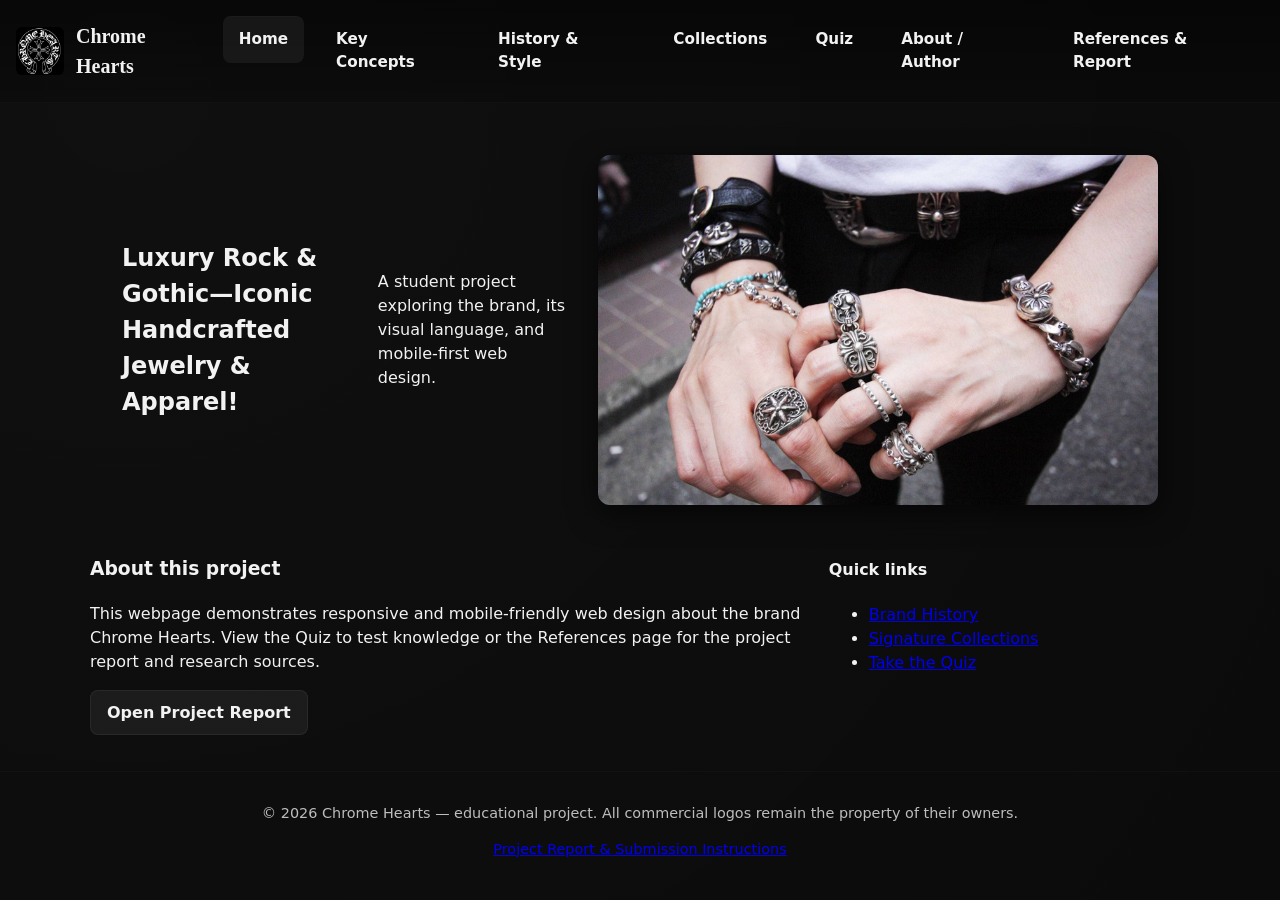
<file: index.html>
<!DOCTYPE html>
<html lang="en">
<head>
  <meta charset="utf-8" />
  <meta name="viewport" content="width=device-width,initial-scale=1" />
  <title>Chrome Hearts — Home</title>
  <link rel="stylesheet" href="css/style.css" />
  <script defer src="js/script.js"></script>
</head>
<body class="theme-chrome">

  <header class="site-header">
    <div class="brand">
      <img src="chrome logo.jpg" alt="Chrome Hearts logo" class="logo">
      <h1>Chrome Hearts</h1>
    </div>

    <button id="nav-toggle" class="nav-toggle" aria-expanded="false" aria-controls="main-nav">
      <span class="hamburger"></span>
      <span class="visually-hidden">Toggle navigation</span>
    </button>

    <nav id="main-nav" class="main-nav" role="navigation">
      <ul>
        <li><a href="index.html" class="active">Home</a></li>
        <li><a href="concepts.html">Key Concepts</a></li>
        <li><a href="history and style.html">History & Style</a></li>
        <li><a href="collections.html">Collections</a></li>
        <li><a href="quiz.html">Quiz</a></li>
        <li><a href="about.html">About / Author</a></li>
        <li><a href="references.html">References & Report</a></li>
      </ul>
    </nav>
  </header>

  <main class="container">
    <section class="hero">
      <h2>Luxury Rock & Gothic—Iconic Handcrafted Jewelry & Apparel!</h2>
      <p class="lead">A student project exploring the brand, its visual language, and mobile-first web design.</p>
      <img src="chrome rings.jpg" alt="Chrome inspired styling" class="hero-img">
    </section>

    <section class="intro grid">
      <article>
        <h3>About this project</h3>
        <p>This webpage demonstrates responsive and mobile-friendly web design about the brand Chrome Hearts. View the Quiz to test knowledge or the References page for the project report and research sources.</p>
        <p><a class="btn" href="references.html">Open Project Report</a></p>
      </article>

      <aside>
        <h4>Quick links</h4>
        <ul class="quick-links">
          <li><a href="content1.html">Brand History</a></li>
          <li><a href="content2.html">Signature Collections</a></li>
          <li><a href="quiz.html">Take the Quiz</a></li>
        </ul>
      </aside>
    </section>
  </main>

  <footer class="site-footer">
    <p>&copy; <span id="year"></span> Chrome Hearts — educational project. All commercial logos remain the property of their owners.</p>
    <p><a href="references.html">Project Report & Submission Instructions</a></p>
  </footer>
</body>
</html>
</file>
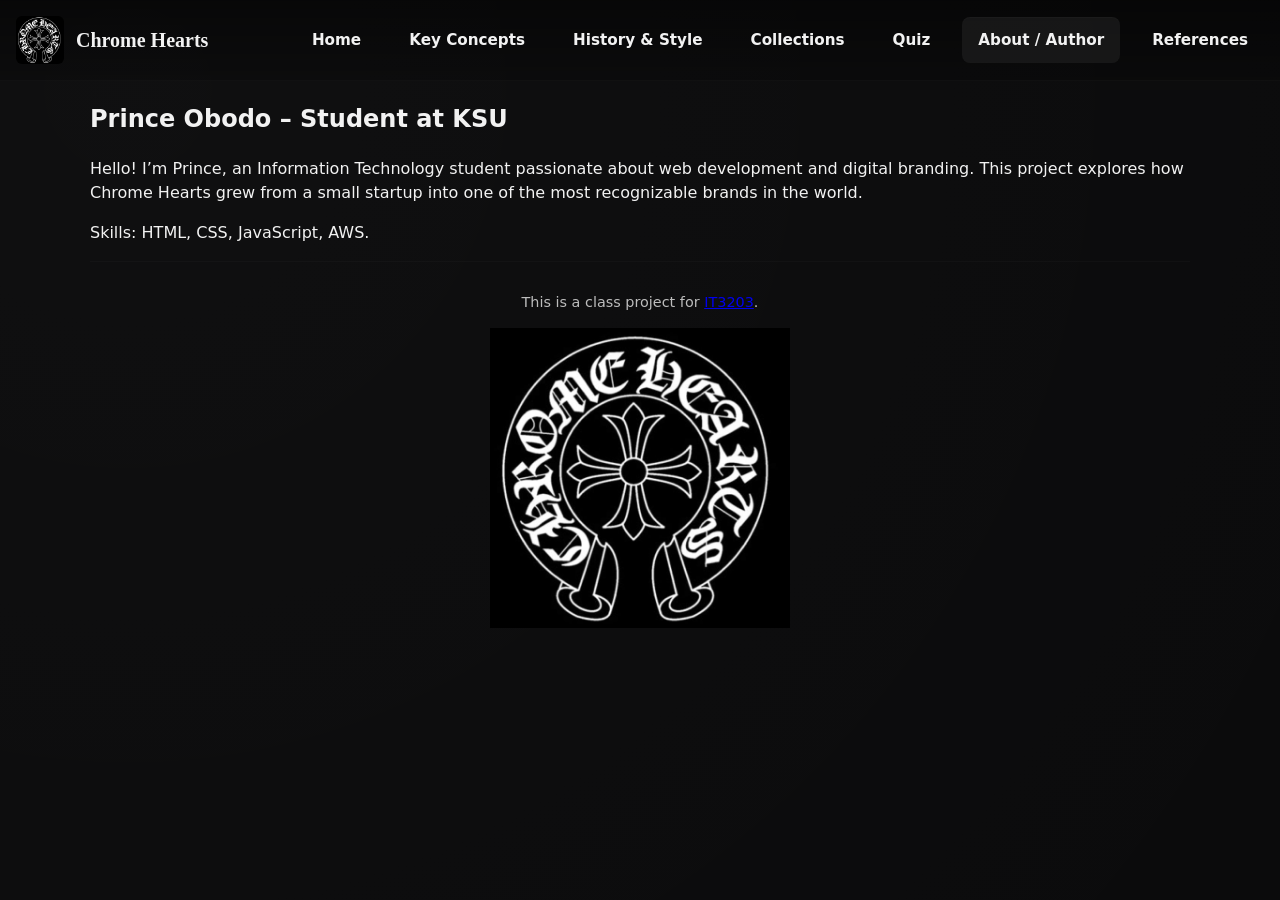
<file: about.html>
<!doctype html>
<html lang="en">
<head>
  <meta charset="utf-8" />
  <meta name="viewport" content="width=device-width,initial-scale=1" />
  <title>Chrome Hearts — About / Author</title>
  <link rel="stylesheet" href="css/style.css" />
  <script defer src="js/script.js"></script>
</head>
<body class="theme-chrome">
  <header class="site-header">
    <div class="brand">
      <img src="chrome logo.jpg" alt="Chrome Hearts logo" class="logo">
      <h1>Chrome Hearts</h1>
    </div>
    <button class="nav-toggle" aria-controls="main-nav-5"><span class="hamburger"></span></button>
    <nav id="main-nav-5" class="main-nav">
      <ul>
        <li><a href="index.html">Home</a></li>
        <li><a href="concepts.html">Key Concepts</a></li>
        <li><a href="history and style.html">History & Style</a></li>
        <li><a href="collections.html">Collections</a></li>
        <li><a href="quiz.html">Quiz</a></li>
        <li><a href="about.html" class="active">About / Author</a></li>
        <li><a href="references.html">References</a></li>
      </ul>
    </nav>
  </header>

  <main class="container">
    <main>
    <h2>Prince Obodo – Student at KSU</h2>
    <p>Hello! I’m Prince, an Information Technology student passionate about web development and digital branding. This project explores how Chrome Hearts grew from a small startup into one of the most recognizable brands in the world.</p>
    <p>Skills: HTML, CSS, JavaScript, AWS.</p>
  </main>

  <footer class="site-footer">
<p>This is a class project for <a href="https://ksuweb.github.io/IT3203/">IT3203</a>.</p>
<img src="chrome logo.jpg" alt="Chrome Hearts logo" width=300>
  </footer>
</body>
</html>
</file>
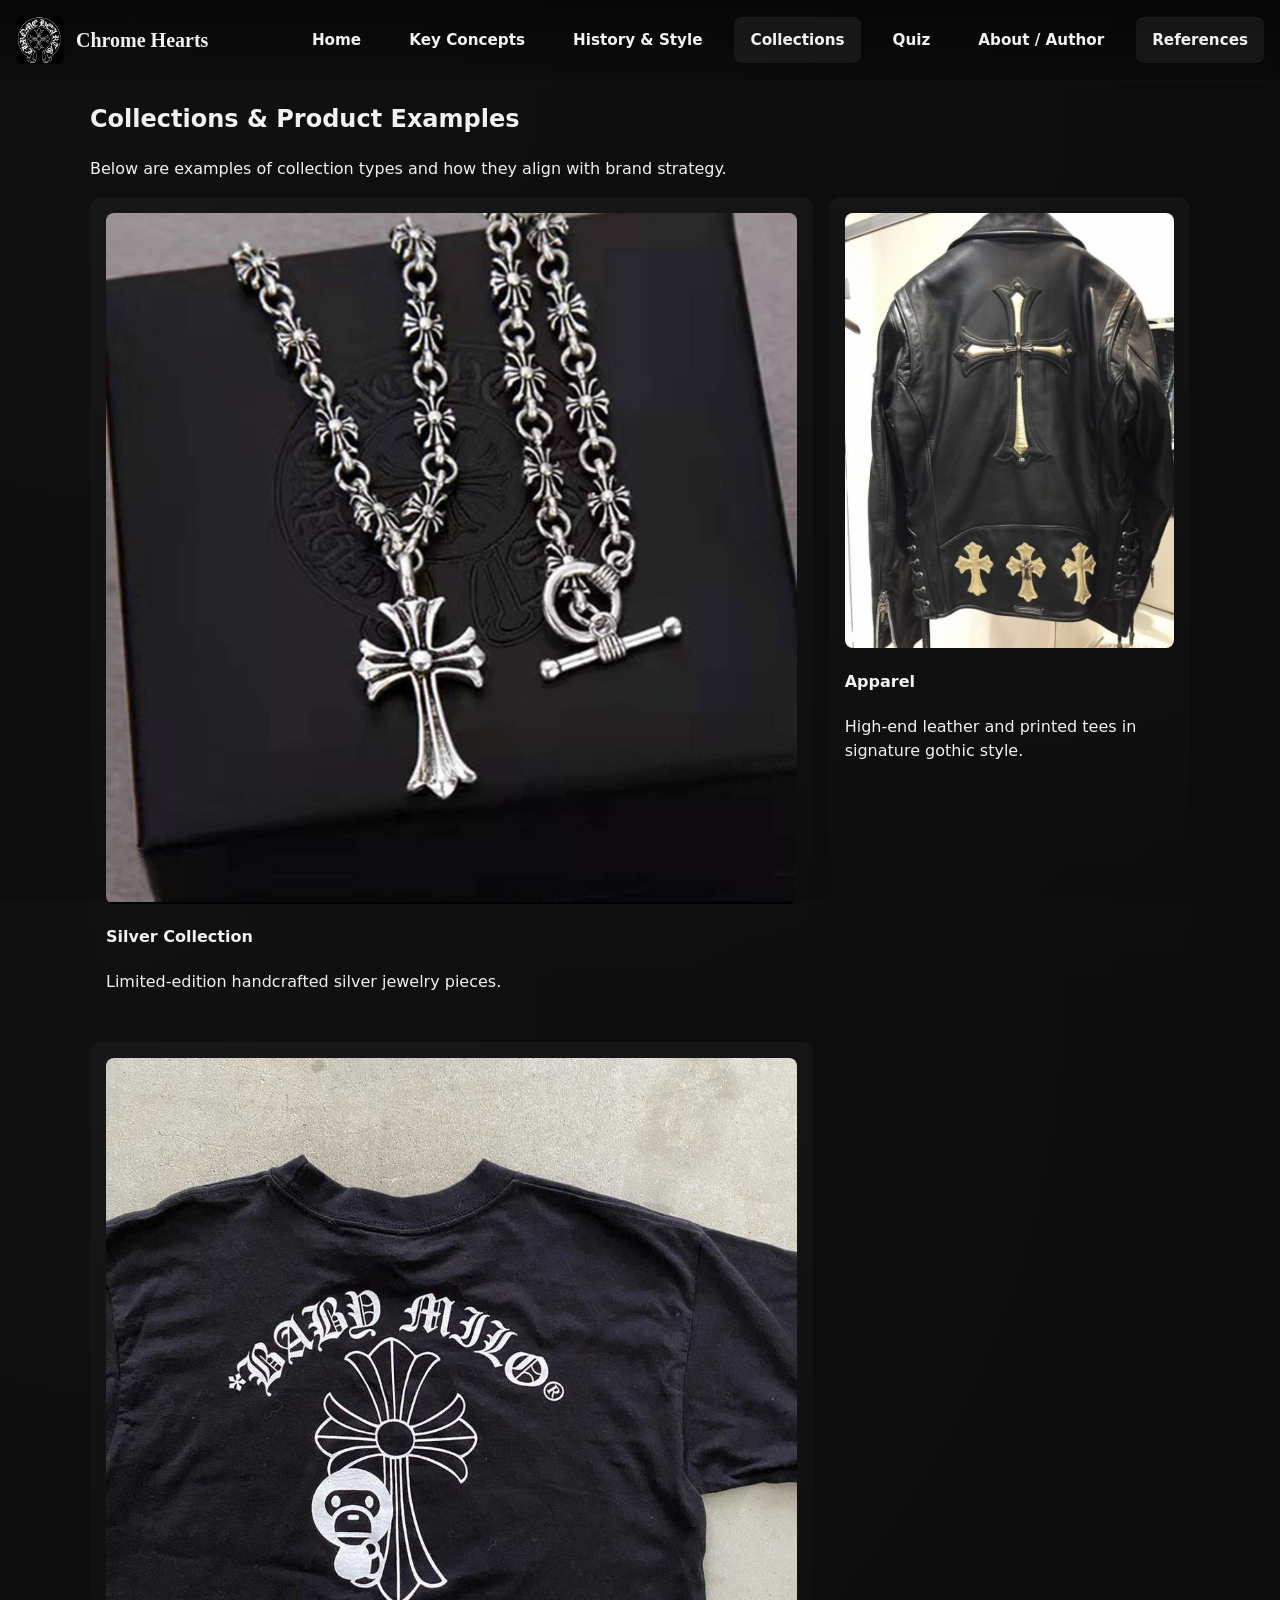
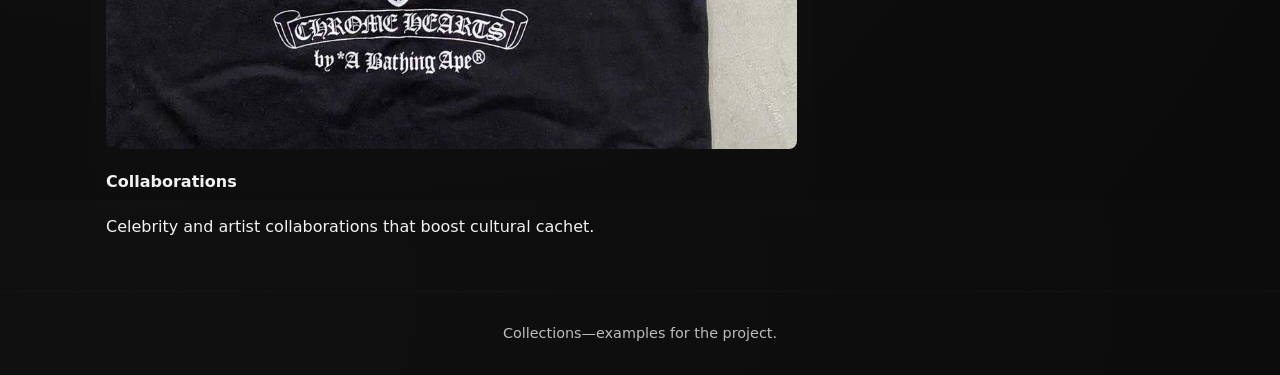
<file: collections.html>
<!doctype html>
<html lang="en">
<head>
  <meta charset="utf-8" />
  <meta name="viewport" content="width=device-width,initial-scale=1" />
  <title>Chrome Hearts — Collections</title>
  <link rel="stylesheet" href="css/style.css" />
  <script defer src="js/script.js"></script>
</head>
<body class="theme-chrome">
  <header class="site-header">
    <div class="brand">
      <img src="chrome logo.jpg" alt="Chrome Hearts logo" class="logo">
      <h1>Chrome Hearts</h1>
    </div>
    <button class="nav-toggle" aria-controls="main-nav-4"><span class="hamburger"></span></button>
    <nav id="main-nav-4" class="main-nav">
      <ul>
        <li><a href="index.html">Home</a></li>
        <li><a href="concepts.html">Key Concepts</a></li>
        <li><a href="history and style.html">History & Style</a></li>
        <li><a href="collections.html" class="active">Collections</a></li>
		 <li><a href="quiz.html">Quiz</a></li>
		<li><a href="about.html">About / Author</a></li>
		<li><a href="references.html" class="active">References</a></li>
      </ul>
    </nav>
  </header>

  <main class="container">
    <h2>Collections & Product Examples</h2>
    <p>Below are examples of collection types and how they align with brand strategy.</p>

    <section class="grid grid-3">
      <article class="card">
        <img src="chain.jpg" alt="chrome chains" class="responsive-img">
        <h4>Silver Collection</h4>
        <p>Limited-edition handcrafted silver jewelry pieces.</p>
      </article>

      <article class="card">
        <img src="jacket.jpg" alt="Collection 2" class="responsive-img">
        <h4>Apparel</h4>
        <p>High-end leather and printed tees in signature gothic style.</p>
      </article>

      <article class="card">
        <img src="bape.jpg" alt="Collection 3" class="responsive-img">
        <h4>Collaborations</h4>
        <p>Celebrity and artist collaborations that boost cultural cachet.</p>
      </article>
    </section>
  </main>

  <footer class="site-footer">
    <p>Collections—examples for the project.</p>
  </footer>
</body>
</html>
</file>
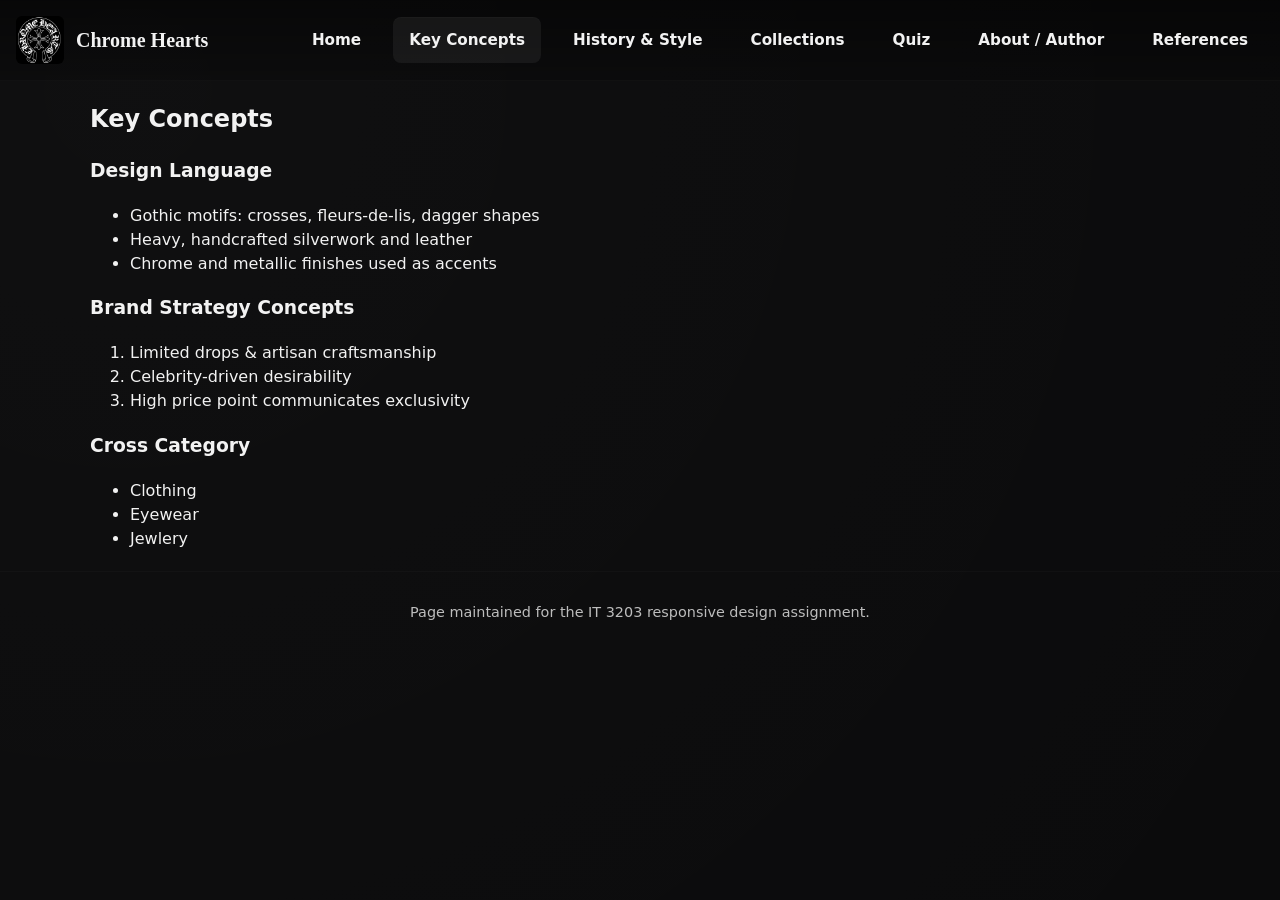
<file: concepts.html>
<!doctype html>
<html lang="en">
<head>
  <meta charset="utf-8" />
  <meta name="viewport" content="width=device-width,initial-scale=1" />
  <title>Chrome Hearts — Key Concepts</title>
  <link rel="stylesheet" href="css/style.css" />
  <script defer src="js/script.js"></script>
</head>
<body class="theme-chrome">
  <header class="site-header">
    <div class="brand">
      <img src="chrome logo.jpg" alt="Chrome Hearts logo" class="logo">
      <h1>Chrome Hearts</h1>
    </div>
    <button id="nav-toggle-2" class="nav-toggle" aria-expanded="false" aria-controls="main-nav-2">
      <span class="hamburger"></span>
      <span class="visually-hidden">Toggle navigation</span>
    </button>
    <nav id="main-nav-2" class="main-nav">
      <ul>
        <li><a href="index.html">Home</a></li>
        <li><a href="concepts.html" class="active">Key Concepts</a></li>
        <li><a href="history and style.html">History & Style</a></li>
        <li><a href="collections.html">Collections</a></li>
        <li><a href="quiz.html">Quiz</a></li>
        <li><a href="about.html">About / Author</a></li>
        <li><a href="references.html">References</a></li>
      </ul>
    </nav>
  </header>

  <main class="container">
    <h2>Key Concepts</h2>
      <h3>Design Language</h3>
      <ul>
        <li>Gothic motifs: crosses, fleurs-de-lis, dagger shapes</li>
        <li>Heavy, handcrafted silverwork and leather</li>
        <li>Chrome and metallic finishes used as accents</li>
      </ul>

      <h3>Brand Strategy Concepts</h3>
      <ol>
        <li>Limited drops & artisan craftsmanship</li>
        <li>Celebrity-driven desirability</li>
        <li>High price point communicates exclusivity</li>
      </ol>
	  
	  <h3>Cross Category</h3>
      <ul>
        <li>Clothing</li>
        <li>Eyewear</li>
        <li>Jewlery</li>
      </ul>
    </section>
  </main>

  <footer class="site-footer">
    <p>Page maintained for the IT 3203 responsive design assignment.</p>
  </footer>
</body>
</html>
</file>
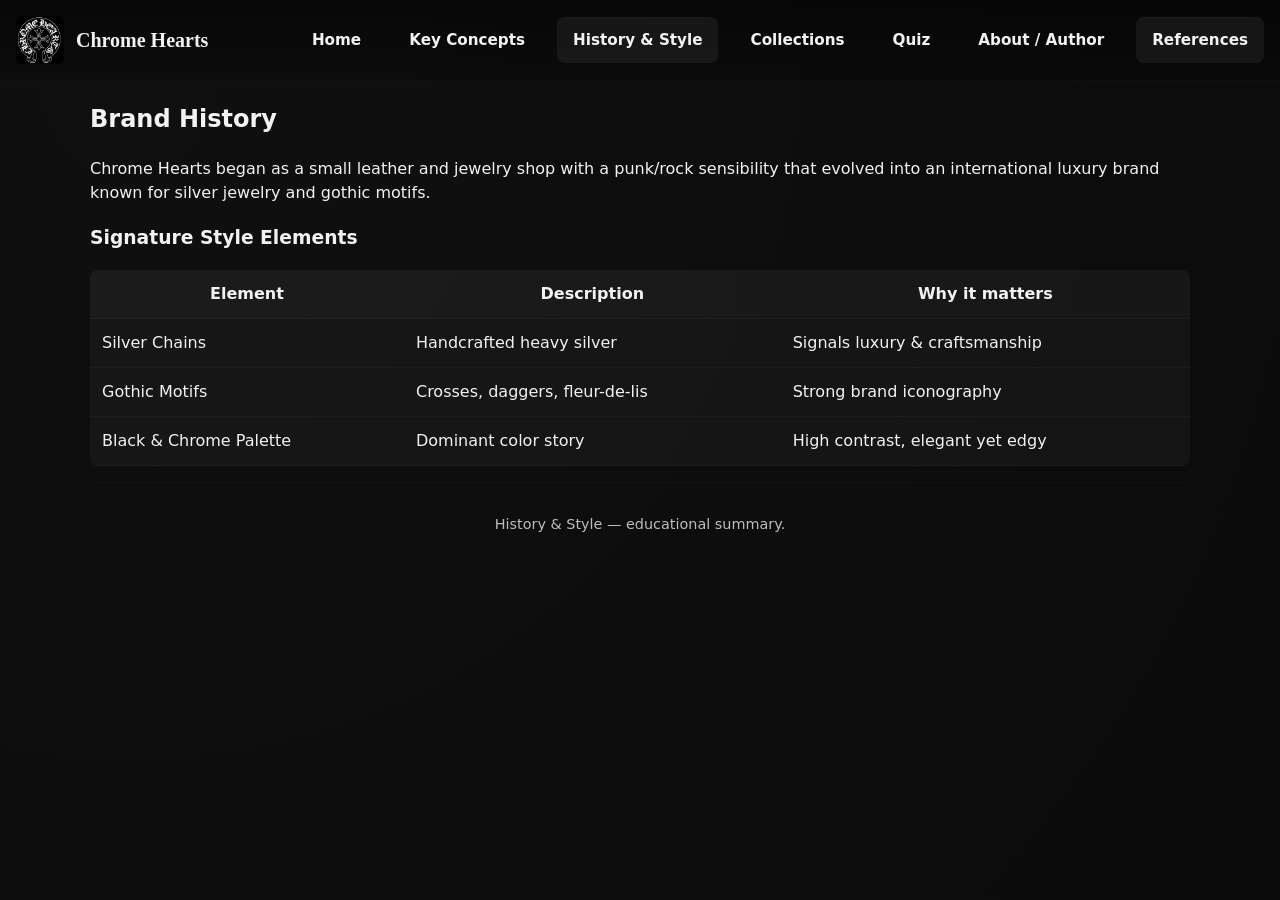
<file: history and style.html>
<!doctype html>
<html lang="en">
<head>
  <meta charset="utf-8" />
  <meta name="viewport" content="width=device-width,initial-scale=1" />
  <title>Chrome Hearts — History & Style</title>
  <link rel="stylesheet" href="css/style.css" />
  <script defer src="js/script.js"></script>
</head>
<body class="theme-chrome">
  <header class="site-header">
    <div class="brand">
      <img src="chrome logo.jpg" alt="Chrome Hearts logo" class="logo">
      <h1>Chrome Hearts</h1>
    </div>
    <button class="nav-toggle" aria-controls="main-nav-3"><span class="hamburger"></span></button>
    <nav id="main-nav-3" class="main-nav">
      <ul>
        <li><a href="index.html">Home</a></li>
        <li><a href="concepts.html">Key Concepts</a></li>
        <li><a href="history and style.html" class="active">History & Style</a></li>
        <li><a href="collections.html">Collections</a></li>
        <li><a href="quiz.html">Quiz</a></li>
		<li><a href="about.html">About / Author</a></li>
		<li><a href="references.html" class="active">References</a></li>
      </ul>
    </nav>
  </header>

  <main class="container">
    <article>
      <h2>Brand History</h2>
      <p>Chrome Hearts began as a small leather and jewelry shop with a punk/rock sensibility that evolved into an international luxury brand known for silver jewelry and gothic motifs.</p>

      <h3>Signature Style Elements</h3>
      <table class="responsive-table">
        <thead>
          <tr><th>Element</th><th>Description</th><th>Why it matters</th></tr>
        </thead>
        <tbody>
          <tr><td>Silver Chains</td><td>Handcrafted heavy silver</td><td>Signals luxury & craftsmanship</td></tr>
          <tr><td>Gothic Motifs</td><td>Crosses, daggers, fleur-de-lis</td><td>Strong brand iconography</td></tr>
          <tr><td>Black & Chrome Palette</td><td>Dominant color story</td><td>High contrast, elegant yet edgy</td></tr>
        </tbody>
      </table>


  <footer class="site-footer">
    <p>History & Style — educational summary.</p>
  </footer>
</body>
</html>
</file>
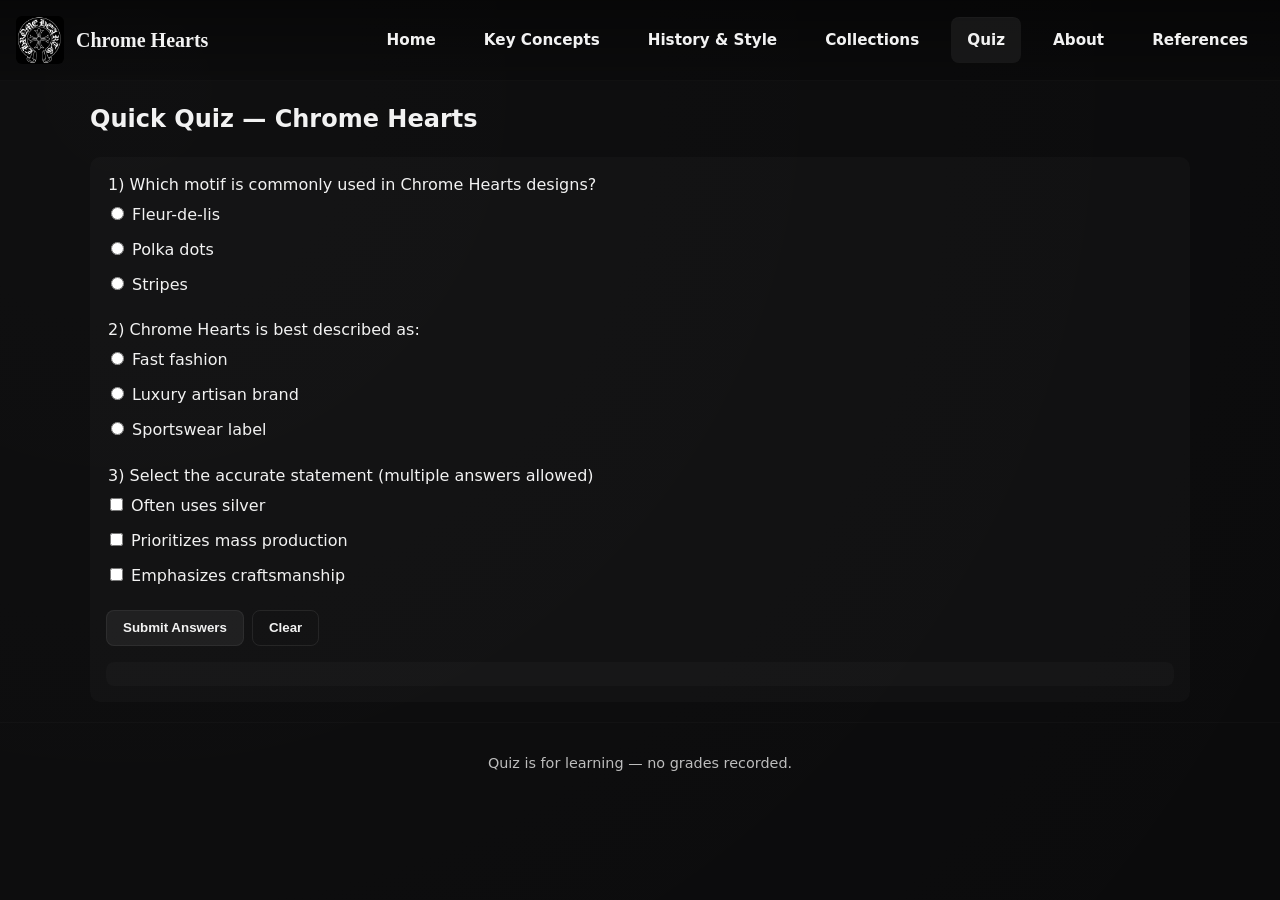
<file: quiz.html>
<!doctype html>
<html lang="en">
<head>
  <meta charset="utf-8" />
  <meta name="viewport" content="width=device-width,initial-scale=1" />
  <title>Chrome Hearts — Quiz</title>
  <link rel="stylesheet" href="css/style.css" />
  <script defer src="js/script.js"></script>
</head>
<body class="theme-chrome">
  <header class="site-header">
    <div class="brand">
      <img src="chrome logo.jpg" alt="Chrome Hearts logo" class="logo">
      <h1>Chrome Hearts</h1>
    </div>
    <button class="nav-toggle" aria-controls="main-nav-7"><span class="hamburger"></span></button>
    <nav id="main-nav-7" class="main-nav">
      <ul>
        <li><a href="index.html">Home</a></li>
        <li><a href="concepts.html">Key Concepts</a></li>
        <li><a href="history and style.html">History & Style</a></li>
        <li><a href="collections.html">Collections</a></li>
        <li><a href="quiz.html" class="active">Quiz</a></li>
        <li><a href="about.html">About</a></li>
        <li><a href="references.html">References</a></li>
      </ul>
    </nav>
  </header>

  <main class="container">
    <h2>Quick Quiz — Chrome Hearts</h2>
    <form id="quiz-form" class="quiz-form" novalidate>
      <!-- Use fieldsets for grouping and accessibility -->
      <fieldset>
        <legend>1) Which motif is commonly used in Chrome Hearts designs?</legend>
        <label><input type="radio" name="q1" value="a"> Fleur-de-lis</label>
        <label><input type="radio" name="q1" value="b"> Polka dots</label>
        <label><input type="radio" name="q1" value="c"> Stripes</label>
      </fieldset>

      <fieldset>
        <legend>2) Chrome Hearts is best described as:</legend>
        <label><input type="radio" name="q2" value="a"> Fast fashion</label>
        <label><input type="radio" name="q2" value="b"> Luxury artisan brand</label>
        <label><input type="radio" name="q2" value="c"> Sportswear label</label>
      </fieldset>

      <fieldset>
        <legend>3) Select the accurate statement (multiple answers allowed)</legend>
        <label><input type="checkbox" name="q3" value="a"> Often uses silver</label>
        <label><input type="checkbox" name="q3" value="b"> Prioritizes mass production</label>
        <label><input type="checkbox" name="q3" value="c"> Emphasizes craftsmanship</label>
      </fieldset>

      <div class="form-actions">
        <button type="submit" class="btn">Submit Answers</button>
        <button type="button" id="clear-quiz" class="btn btn-secondary">Clear</button>
      </div>

      <div id="quiz-result" aria-live="polite" class="quiz-result"></div>
    </form>
  </main>

  <footer class="site-footer">
    <p>Quiz is for learning — no grades recorded.</p>
  </footer>
</body>
</html>
</file>
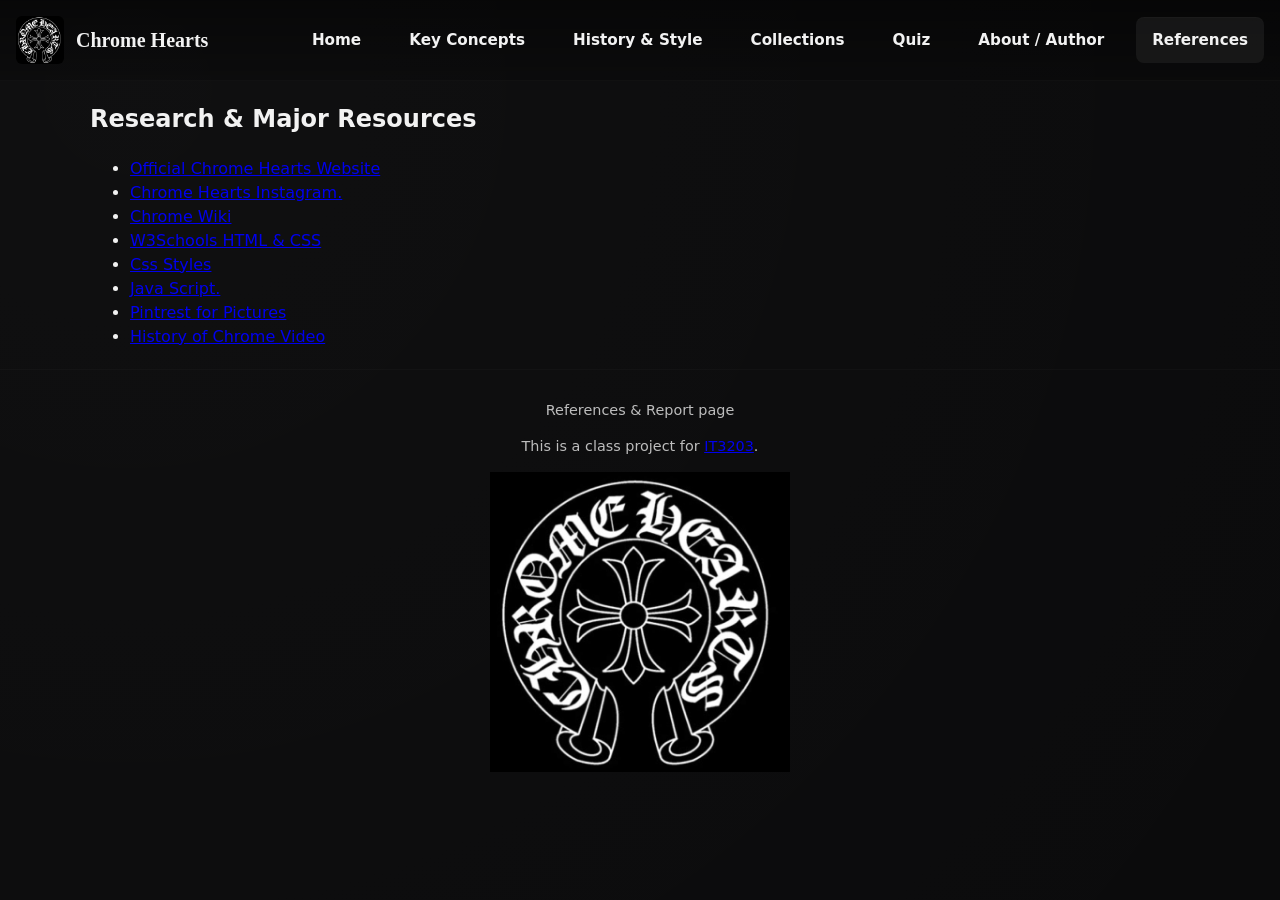
<file: references.html>
<!doctype html>
<html lang="en">
<head>
  <meta charset="utf-8" />
  <meta name="viewport" content="width=device-width,initial-scale=1" />
  <title>Chrome Hearts — References & Project Report</title>
  <link rel="stylesheet" href="css/style.css" />
  <script defer src="js/script.js"></script>
</head>
<body class="theme-chrome">
  <header class="site-header">
    <div class="brand">
      <img src="chrome logo.jpg" alt="Chrome Hearts logo" class="logo">
      <h1>Chrome Hearts</h1>
    </div>
    <button class="nav-toggle" aria-controls="main-nav-6"><span class="hamburger"></span></button>
    <nav id="main-nav-6" class="main-nav">
      <ul>
        <li><a href="index.html">Home</a></li>
        <li><a href="concepts.html">Key Concepts</a></li>
        <li><a href="history and style.html">History & Style</a></li>
        <li><a href="collections.html">Collections</a></li>
        <li><a href="quiz.html">Quiz</a></li>
        <li><a href="about.html">About / Author</a></li>
        <li><a href="references.html" class="active">References</a></li>
      </ul>
    </nav>
  </header>

  <main class="container">
    <h2>Research & Major Resources</h2>
 <ul class="references-list">
      <li><a href="https://www.chromehearts.com/">Official Chrome Hearts Website</a></li>
      <li><a href="https://www.instagram.com/chromeheartsofficial/?utm_source=chatgpt.com">Chrome Hearts Instagram.</a></li>
      <li><a href="https://en.wikipedia.org/wiki/Chrome_Hearts">Chrome Wiki</a></li>
      <li><a href="https://www.w3schools.com/">W3Schools HTML & CSS</a></li>
	  <li><a href="https://www.w3.org/Style/CSS/">Css Styles</a></li>
      <li><a href="https://www.w3schools.com/js/">Java Script.</a></li>
      <li><a href="https://www.pinterest.com/">Pintrest for Pictures</a></li>
      <li><a href="https://youtu.be/bo-WfauGiFo?si=f8QrJS47OCrywd-G">History of Chrome Video</a></li>
</ul>
</main>
    

  <footer class="site-footer">
    <p>References & Report page</p>
	   <p>This is a class project for <a href="https://ksuweb.github.io/IT3203/">IT3203</a>.</p>
	   <img src="chrome logo.jpg" alt="Chrome Hearts logo" width=300>
  </footer>
</body>
</html>
</file>
<file: css/style.css>
/* style.css
   Chrome Hearts themed responsive CSS for IT 3203 Milestone #3
   Single stylesheet shared by all pages.
*/

/* -------------------------
   Base / Theme variables
   ------------------------- */
:root{
  --bg: #0b0b0c;               /* deep black */
  --panel: linear-gradient(135deg,#cfcfcf 0%, #e6e6e6 50%, #bfbfbf 100%); /* chrome-like gradient */
  --accent: #bfbfbf;          /* chrome silver */
  --text: #f2f2f2;
  --muted: #bdbdbd;
  --brand-font: "Georgia", "Times New Roman", serif;
  --ui-radius: 10px;
  --max-width: 1100px;
  --gap: 1rem;
  --btn-bg: rgba(255,255,255,0.06);
}

/* -------------------------
   Reset & base styles
   ------------------------- */
*{box-sizing:border-box}
html,body{height:100%}
body{
  margin:0;
  font-family: system-ui, -apple-system, "Segoe UI", Roboto, "Helvetica Neue", Arial;
  background: radial-gradient(circle at 10% 10%, rgba(255,255,255,0.02), transparent),
              var(--bg);
  color:var(--text);
  -webkit-font-smoothing:antialiased;
  -moz-osx-font-smoothing:grayscale;
  line-height:1.5;
}

/* visually hidden helper */
.visually-hidden{position:absolute;width:1px;height:1px;padding:0;margin:-1px;overflow:hidden;clip:rect(0 0 0 0);white-space:nowrap;border:0}

/* -------------------------
   Header / Navigation
   ------------------------- */
.site-header{
  display:flex;
  align-items:center;
  justify-content:space-between;
  gap:var(--gap);
  padding:1rem;
  border-bottom:1px solid rgba(255,255,255,0.04);
  background: linear-gradient(180deg, rgba(0,0,0,0.5), rgba(0,0,0,0.2));
}

/* brand */
.brand{display:flex;align-items:center;gap:0.75rem}
.logo{width:48px;height:48px;object-fit:contain;border-radius:6px;}

/* main nav (desktop) */
.main-nav ul{
  list-style:none;
  display:flex;
  gap:0.5rem;
  margin:0;
  padding:0;
}
.main-nav a{
  color:var(--text);
  text-decoration:none;
  padding:0.5rem 0.75rem;
  border-radius:8px;
  display:inline-block;
  font-weight:600;
  font-size:0.95rem;
}
.main-nav a.active, .main-nav a:hover{
  background: var(--btn-bg);
  box-shadow: 0 1px 0 rgba(255,255,255,0.02) inset;
}

/* hamburger nav toggle (mobile) */
.nav-toggle{
  display:none;
  background:transparent;
  border:0;
  padding:0.5rem;
}
.hamburger{
  width:28px;height:2px;background:var(--accent);display:block;position:relative;
}
.hamburger::before,.hamburger::after{
  content:"";position:absolute;left:0;right:0;height:2px;background:var(--accent);
}
.hamburger::before{top:-8px}
.hamburger::after{bottom:-8px}

/* -------------------------
   Layout containers
   ------------------------- */
.container{
  max-width: var(--max-width);
  margin:1.25rem auto;
  padding:0 1rem;
}

/* Hero */
.hero{display:flex;flex-direction:column;align-items:center;text-align:center;gap:1rem;padding:1rem}
.hero-img{width:100%;max-width:900px;border-radius:12px;box-shadow:0 8px 30px rgba(0,0,0,0.6)}

/* Grid helpers */
.grid{display:grid;gap:1rem}
.grid-3{display:grid;grid-template-columns:1fr;gap:1rem}
.card{background: linear-gradient(180deg, rgba(255,255,255,0.03), transparent);padding:1rem;border-radius:12px}
.responsive-img{width:100%;height:auto;border-radius:8px;display:block}

/* tables */
.responsive-table{width:100%;border-collapse:collapse;margin:1rem 0;background:rgba(255,255,255,0.03);border-radius:8px;overflow:hidden}
.responsive-table th, .responsive-table td{padding:0.75rem;border-bottom:1px solid rgba(255,255,255,0.03)}
.responsive-table thead{background: linear-gradient(90deg, rgba(255,255,255,0.02), rgba(255,255,255,0.01))}

/* forms & quiz */
.quiz-form{background:rgba(255,255,255,0.02);padding:1rem;border-radius:10px}
.quiz-form fieldset{border:0;padding:0;margin:0 0 1rem 0}
.quiz-form label{display:block;padding:0.35rem 0}
.form-actions{display:flex;gap:0.5rem;flex-wrap:wrap;margin-top:0.75rem}

/* buttons */
.btn{
  display:inline-block;padding:0.6rem 1rem;border-radius:8px;border:1px solid rgba(255,255,255,0.06);
  background:var(--btn-bg);color:var(--text);text-decoration:none;cursor:pointer;font-weight:600;
}
.btn-secondary{background:transparent;border:1px solid rgba(255,255,255,0.08);}

/* footer */
.site-footer{padding:1rem;text-align:center;font-size:0.9rem;color:var(--muted);border-top:1px solid rgba(255,255,255,0.02)}

/* -------------------------
   Responsive: breakpoints
   ------------------------- */
/* Mobile-first base */
.main-nav{display:none}

/* At min-width 601px (tablet) */
@media (min-width: 601px){
  .nav-toggle{display:none}
  .main-nav{display:block}
  .grid{grid-template-columns:1fr 320px}
  .grid-3{grid-template-columns:repeat(3,1fr)}
  .hero{padding:2rem}
  .brand h1{font-family:var(--brand-font);font-size:1.25rem;margin:0}
}

/* At min-width 901px (desktop) */
@media (min-width:901px){
  .container{padding:0}
  .grid{grid-template-columns:2fr 1fr}
  .hero{flex-direction:row;align-items:center;text-align:left;gap:2rem}
  .hero-img{max-width:560px}
}

/* Larger screens */
@media (min-width:1100px){
  .main-nav ul{gap:1rem}
}

/* -------------------------
   Small-screen menu 
   ------------------------- */
.main-nav.open{display:block;position:absolute;right:1rem;top:72px;background:rgba(0,0,0,0.8);padding:0.75rem;border-radius:8px}
.main-nav.open ul{display:flex;flex-direction:column;gap:0.25rem}
@media (max-width:600px){
  .nav-toggle{display:inline-block}
}

/* Accessibility focus styles */
a:focus, button:focus, input:focus {outline: 3px solid rgba(191,191,191,0.15);outline-offset:2px}

/* small adjustments for touch targets */
.main-nav a{padding:0.75rem 1rem;min-width:44px}

/* form result */
.quiz-result{margin-top:1rem;padding:0.75rem;border-radius:8px;background:rgba(255,255,255,0.02)}
</file>
